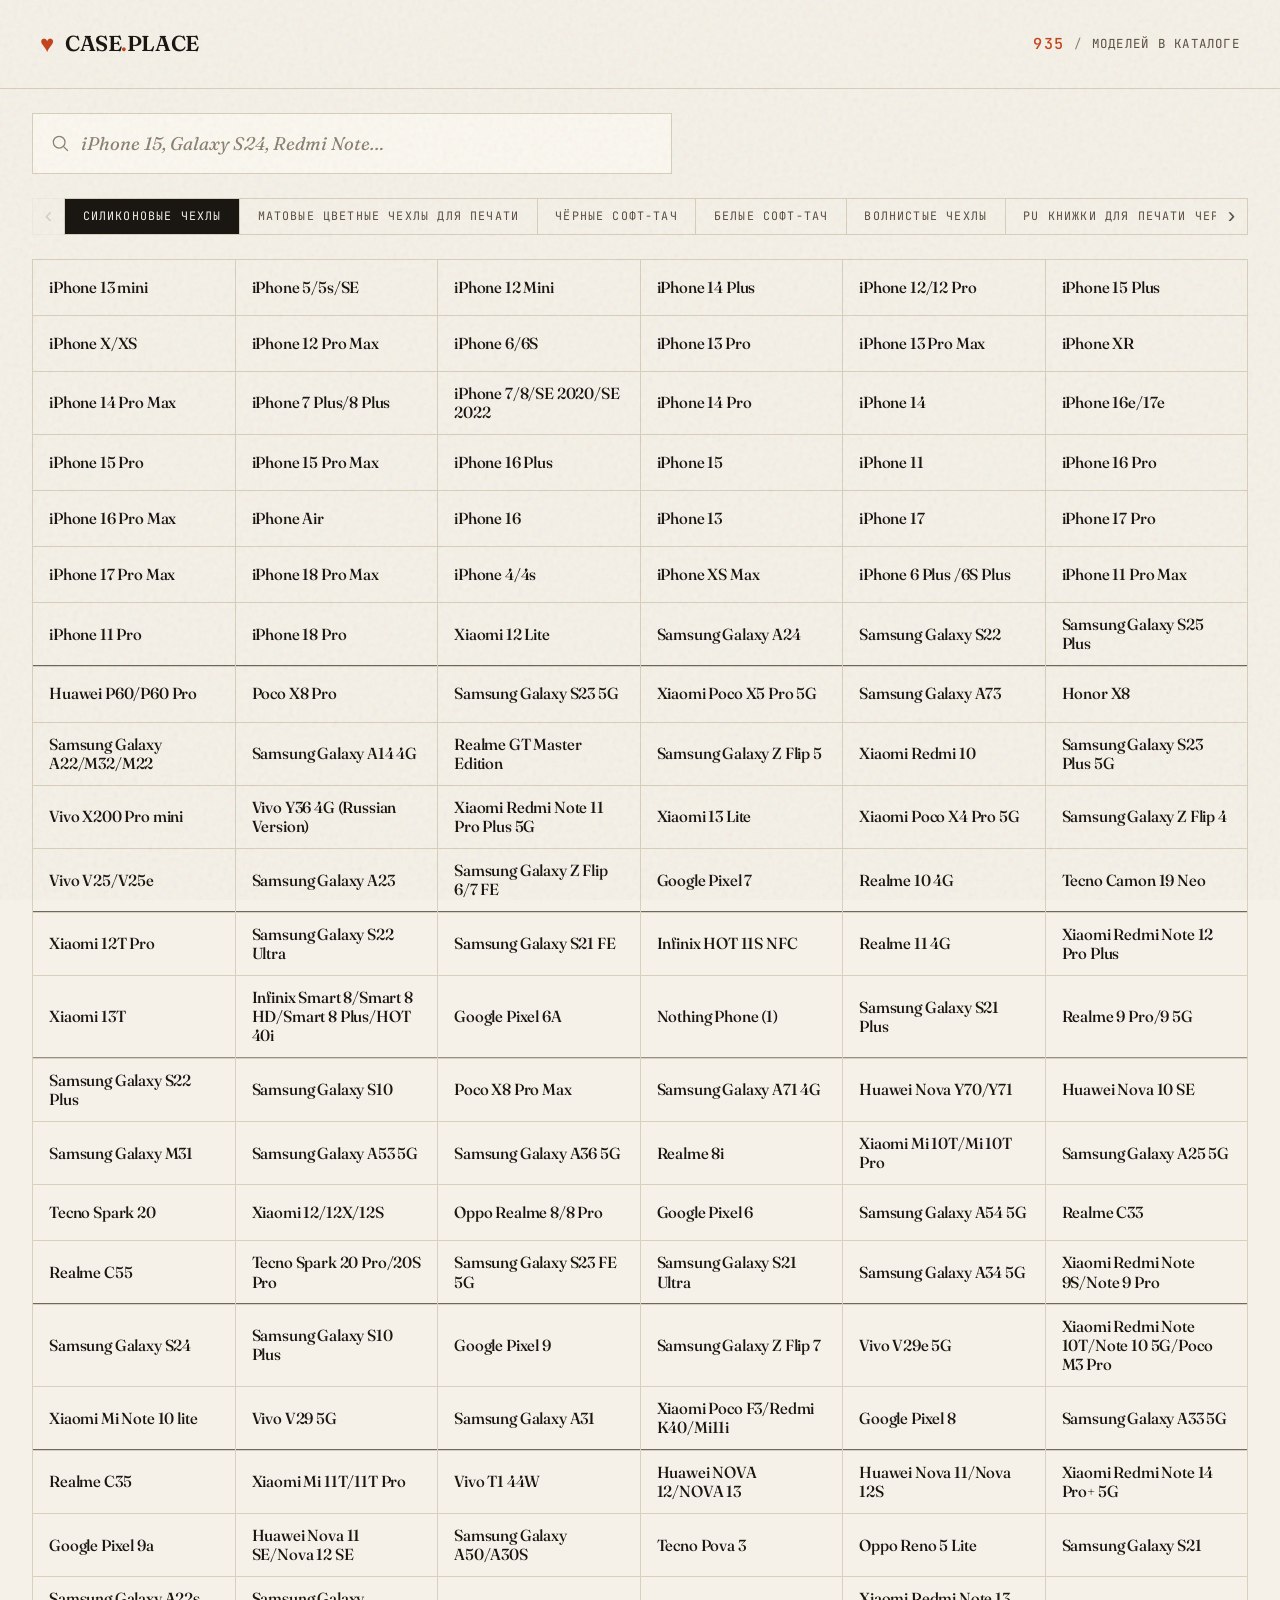
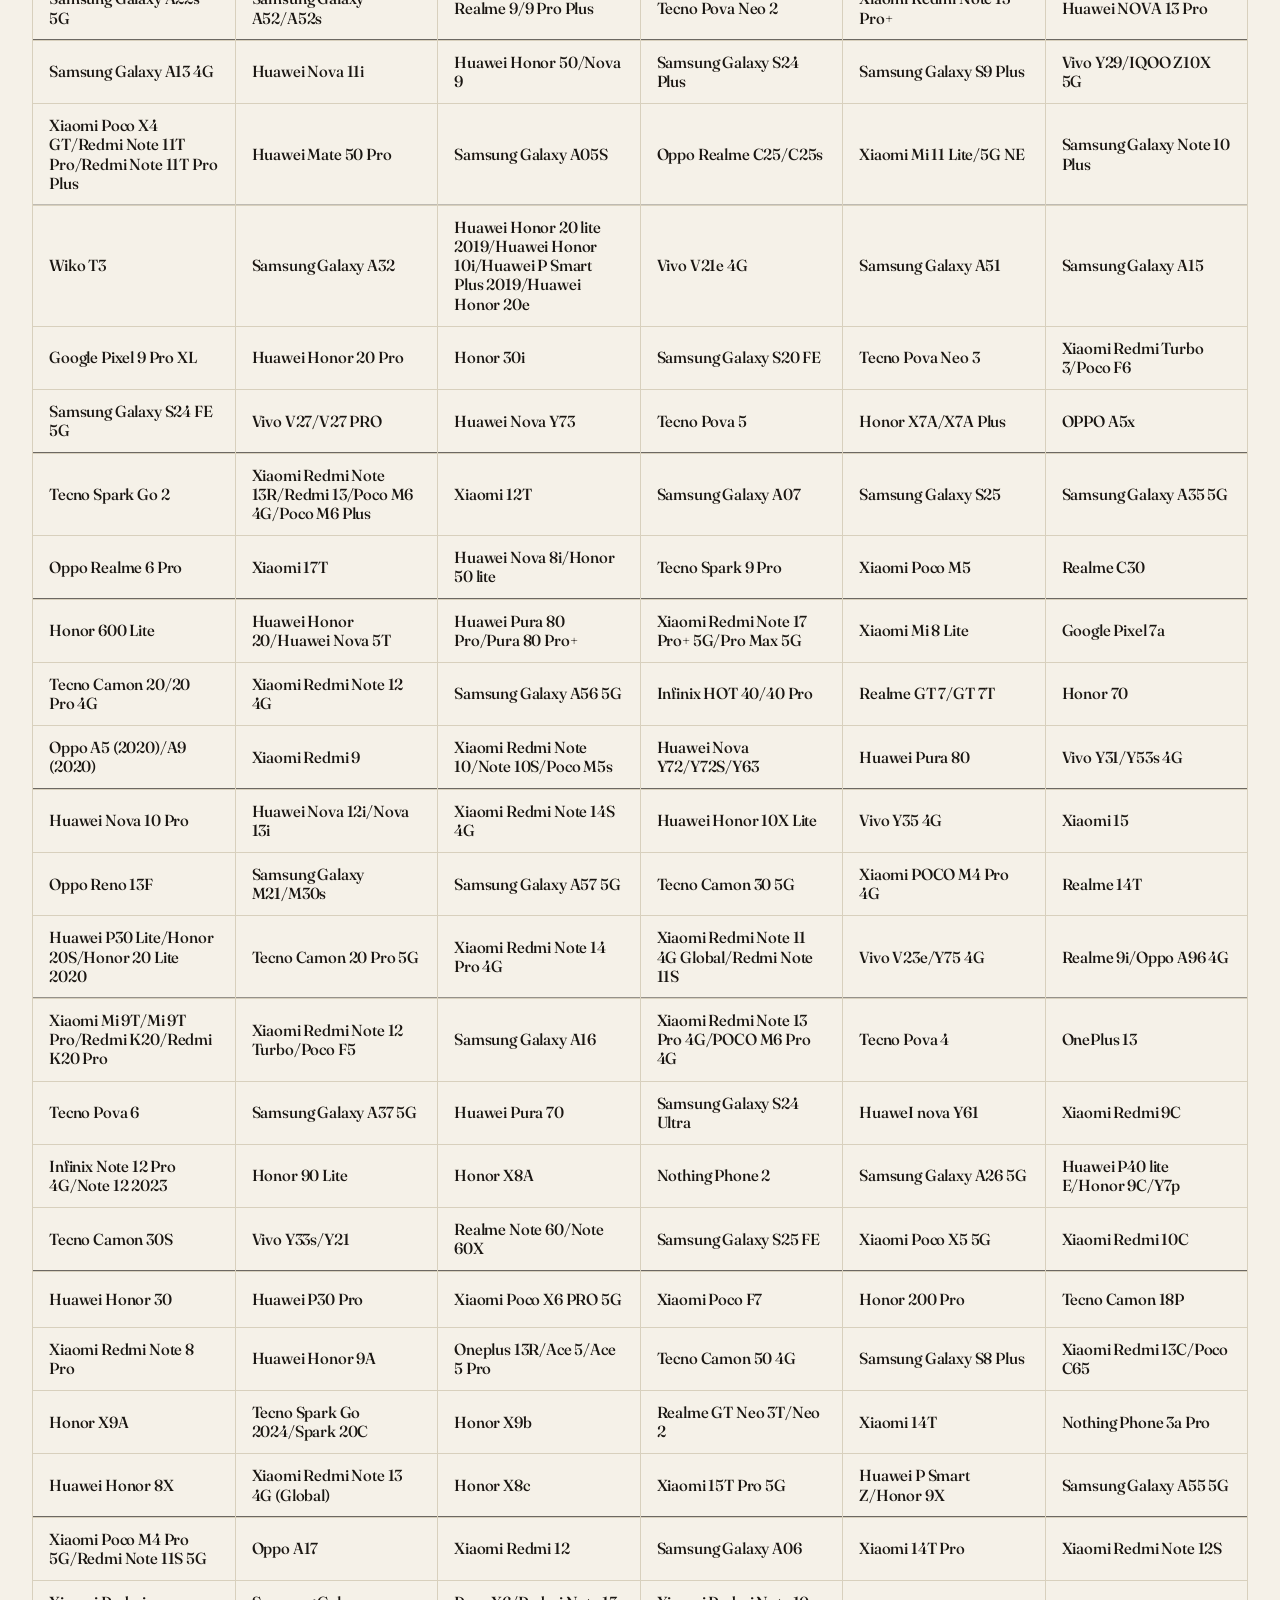
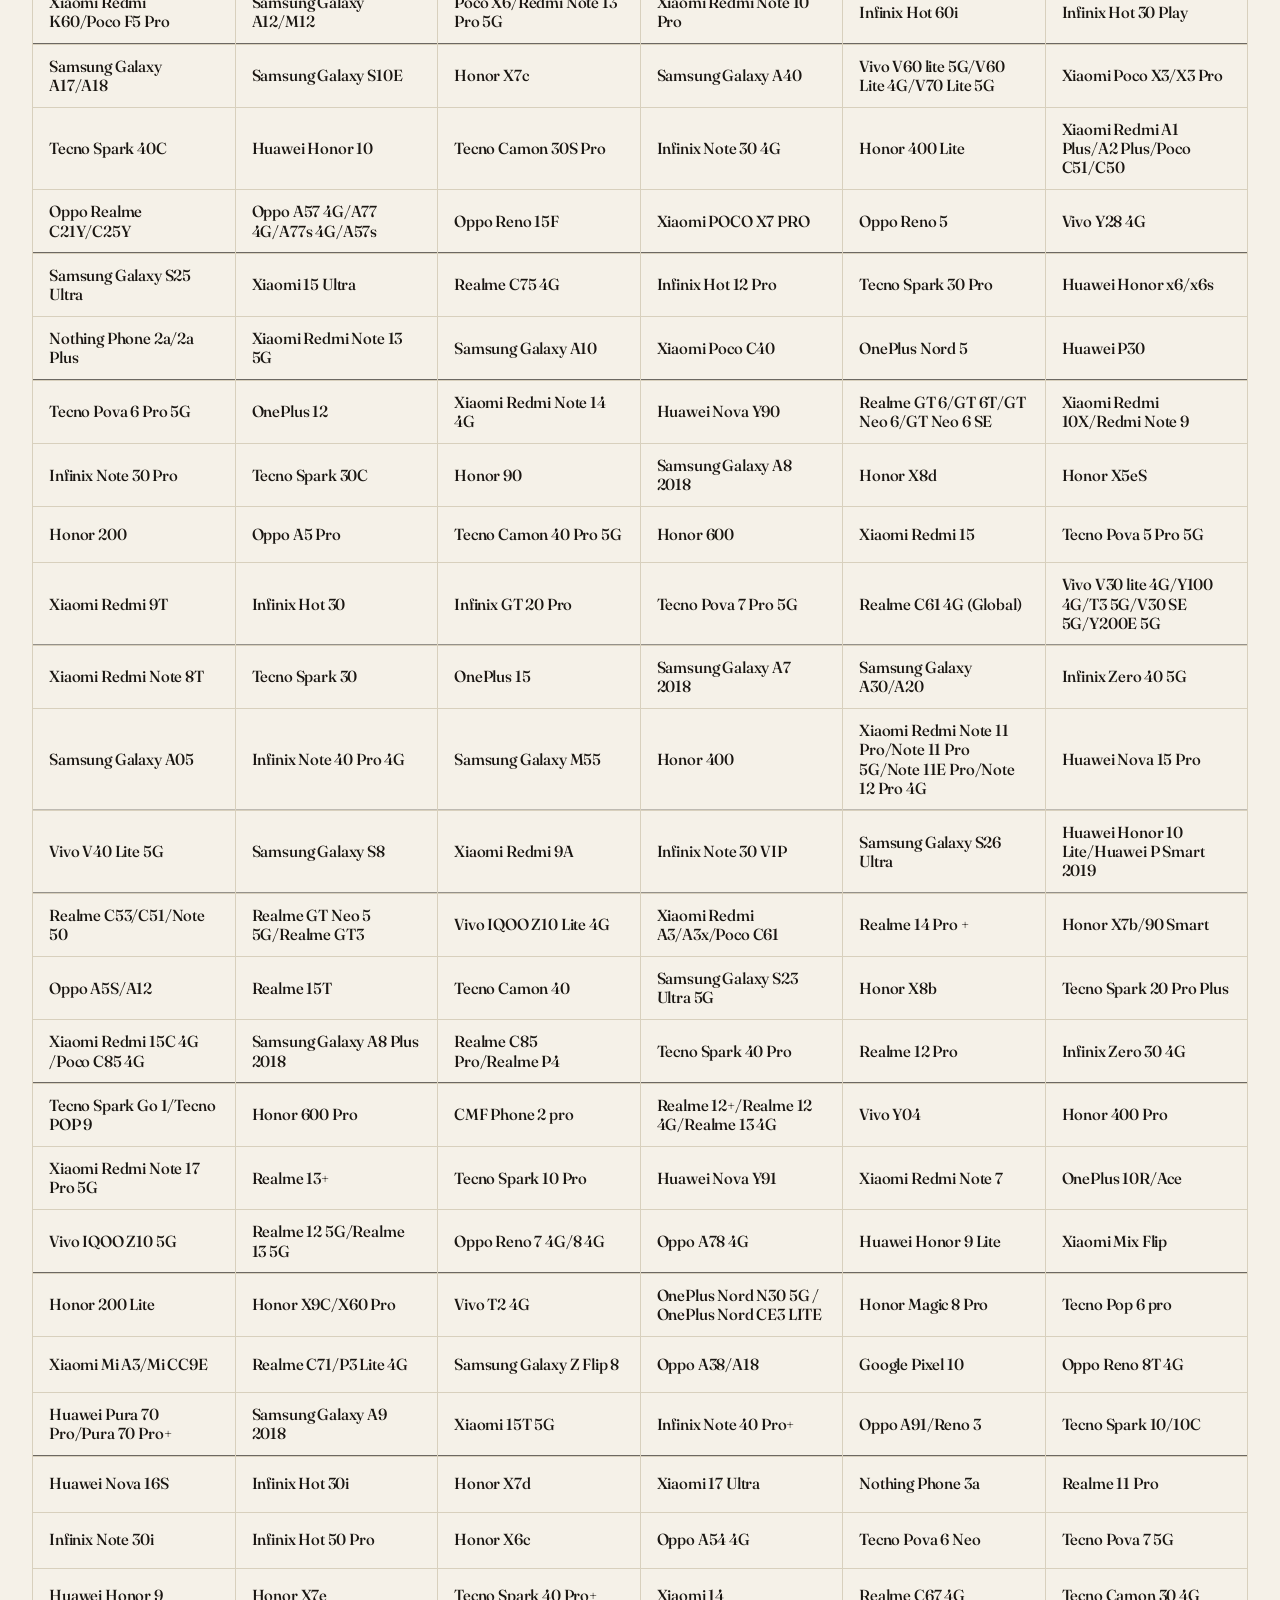
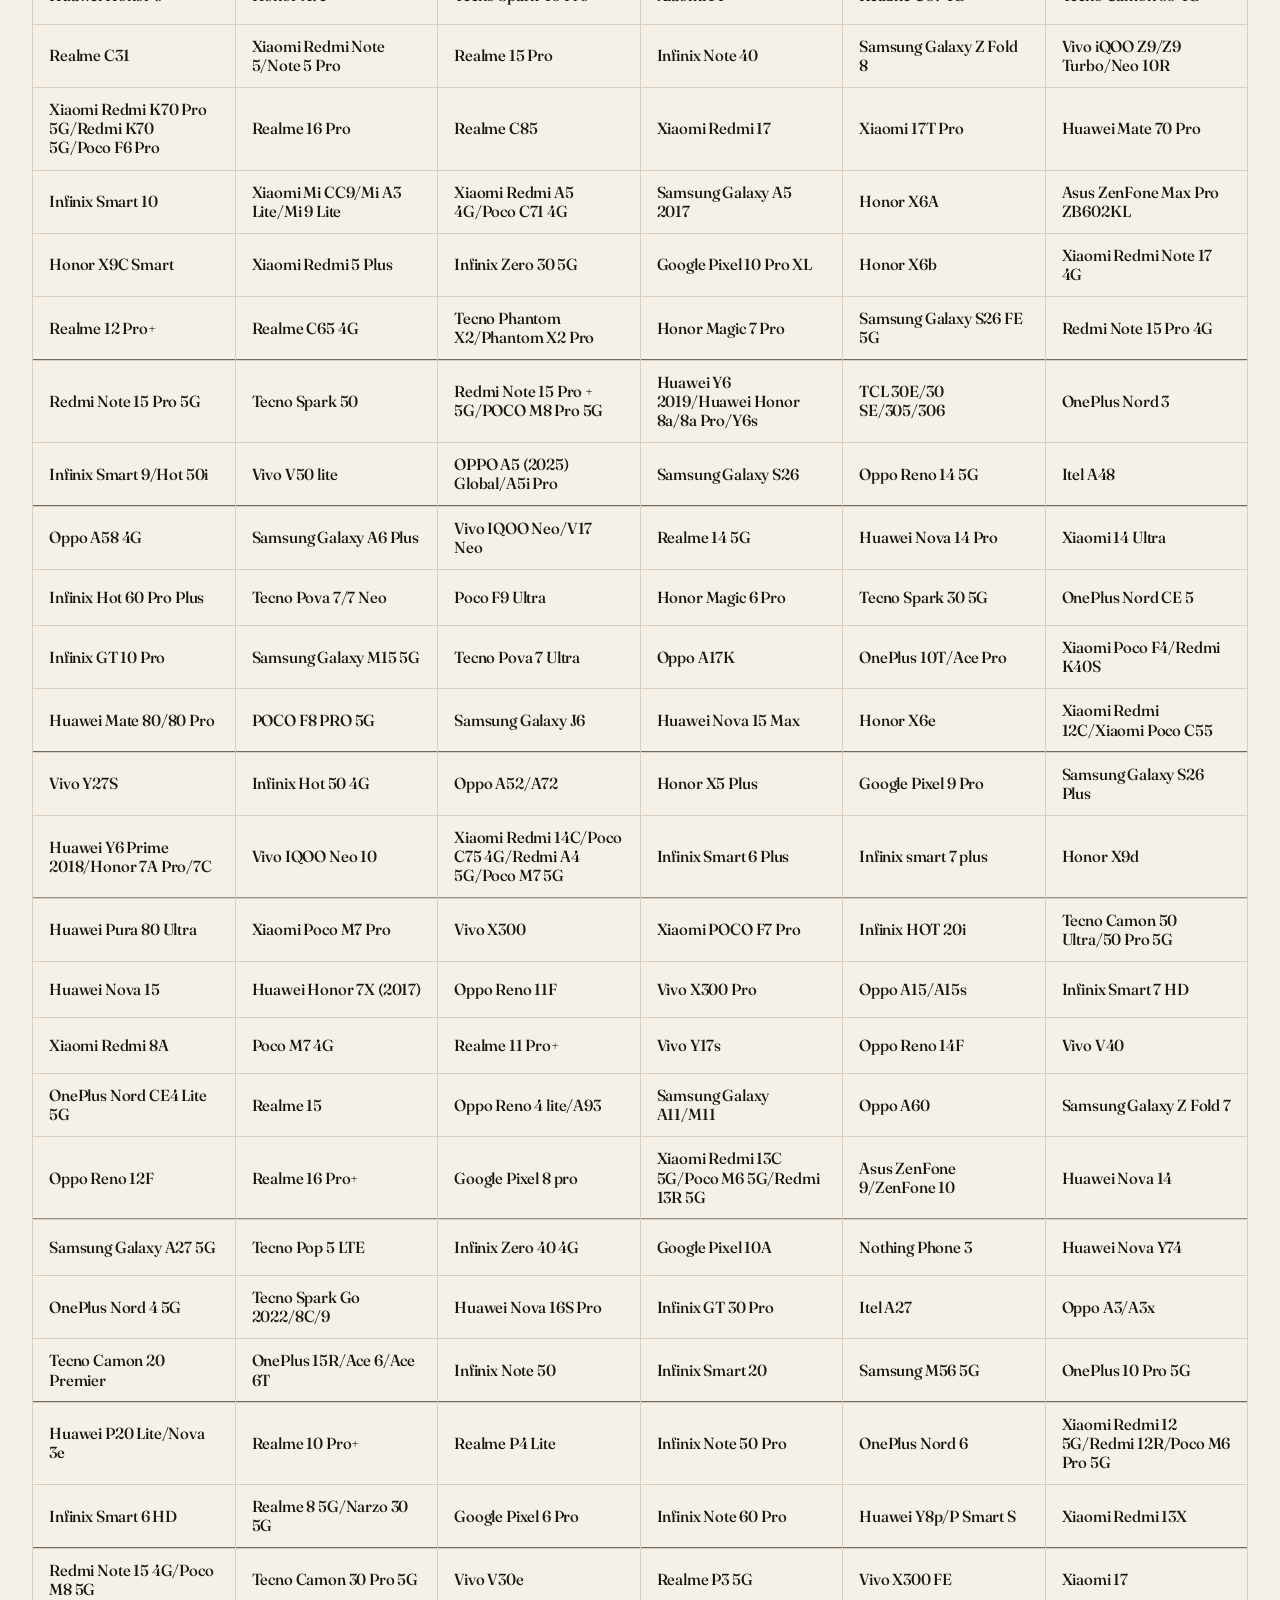
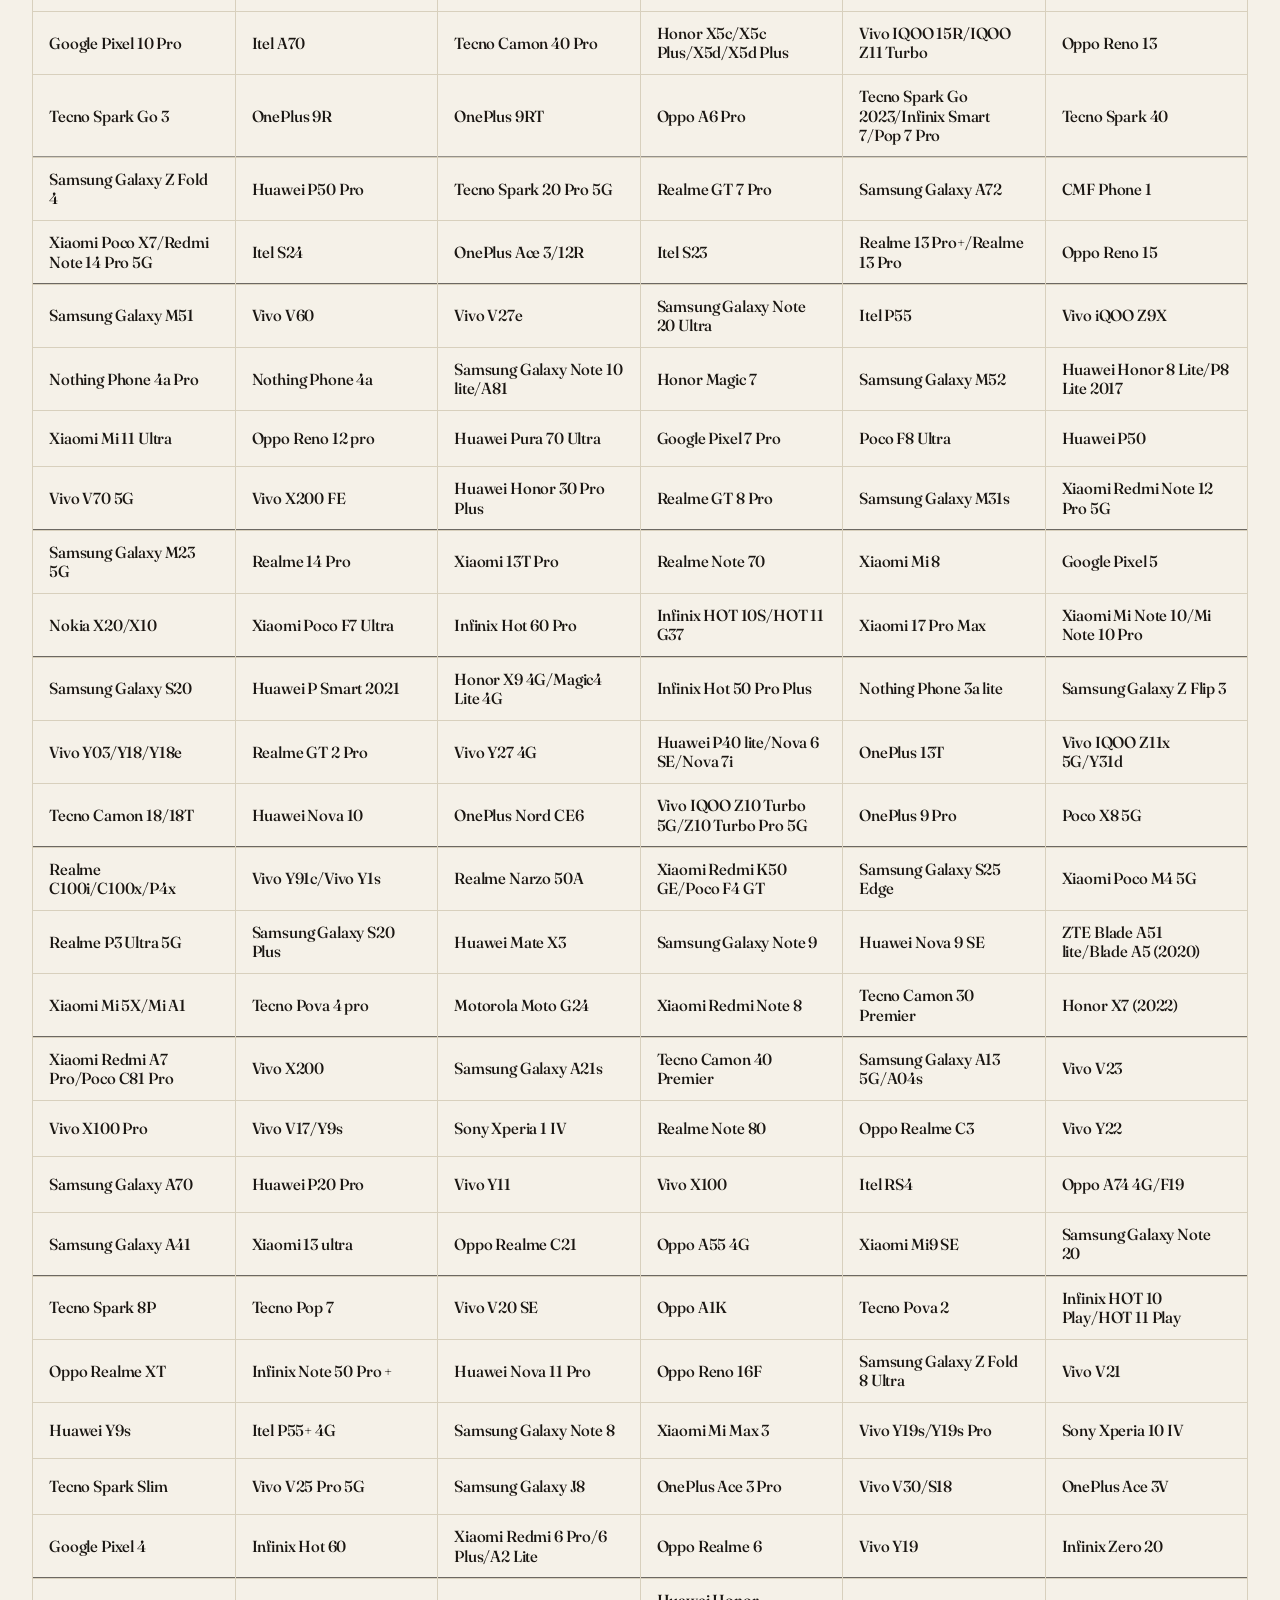
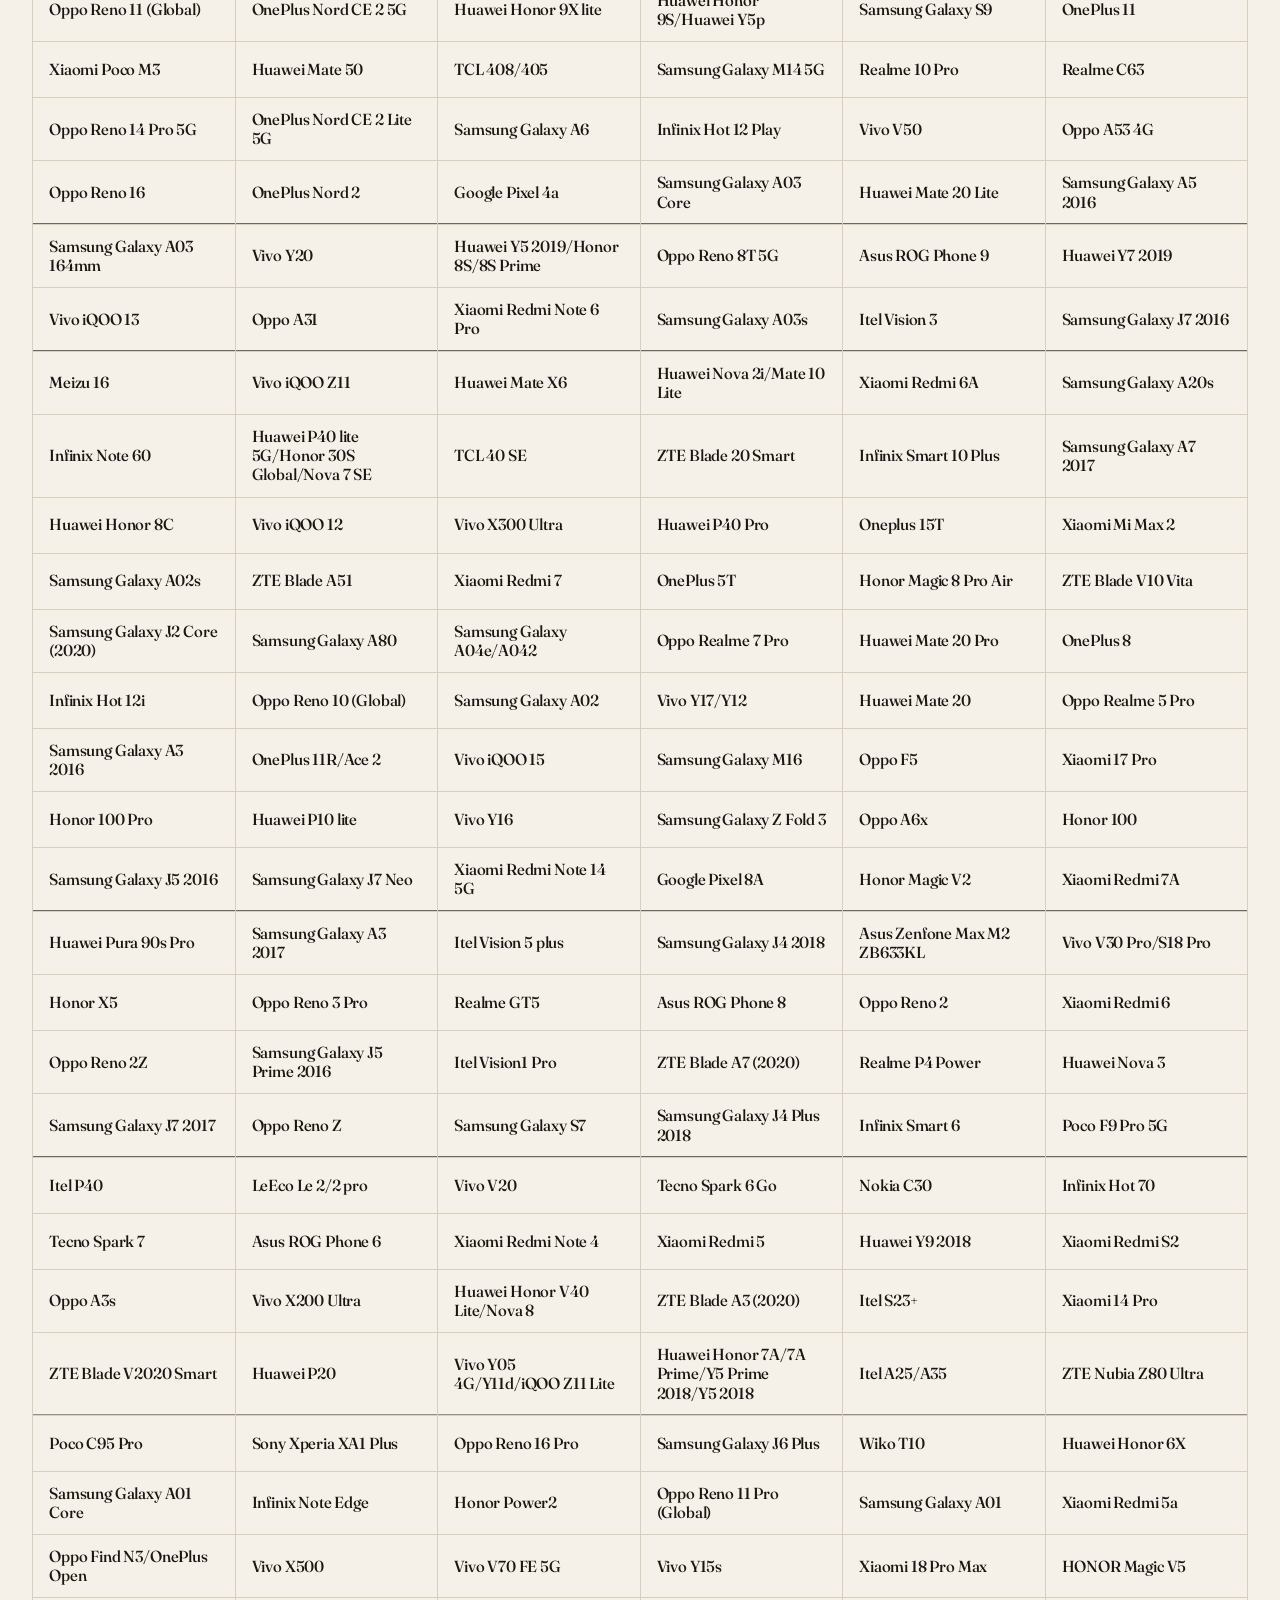
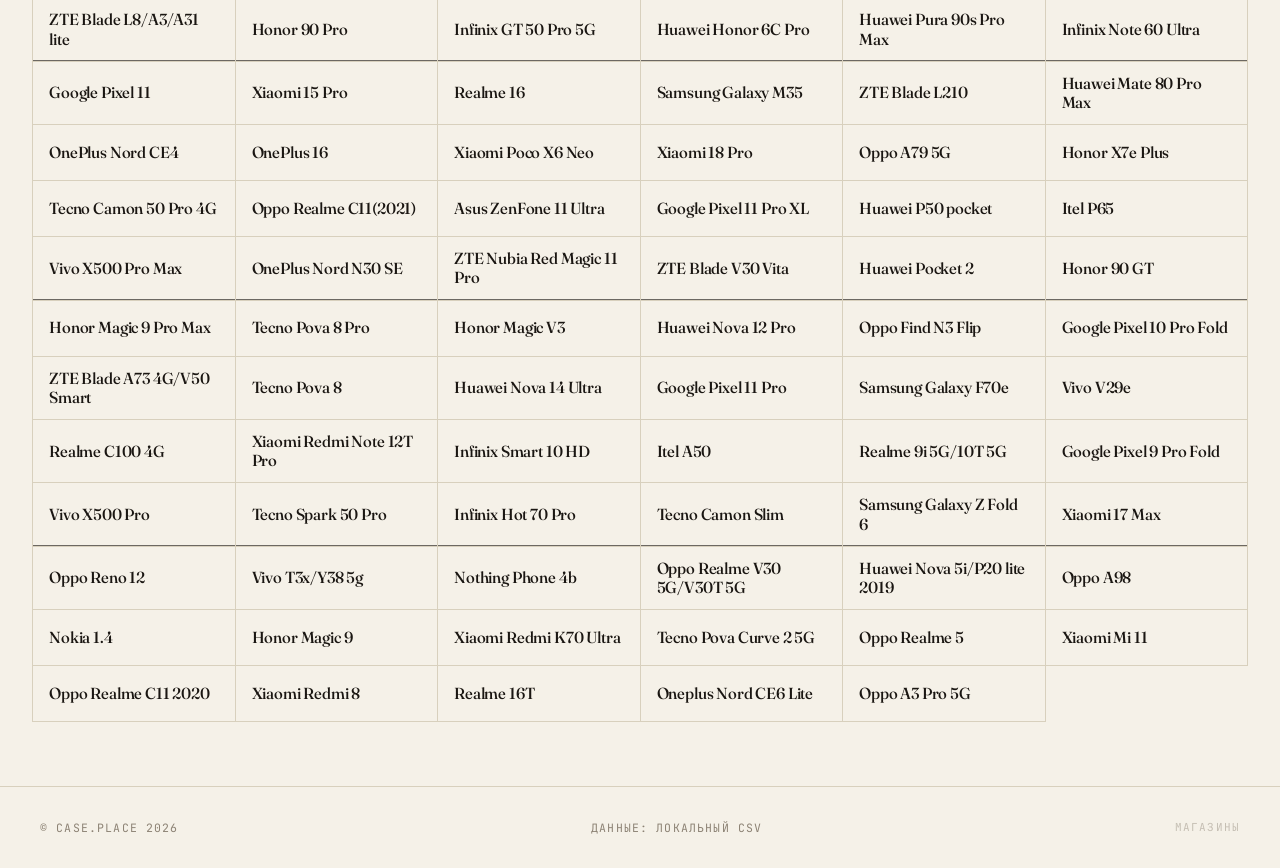
<file: index.html>
<!DOCTYPE html>
<html lang="ru">
<head>
<meta charset="UTF-8" />
<meta name="viewport" content="width=device-width, initial-scale=1.0" />
<title>Каталог моделей — CASE.PLACE</title>
<link rel="preconnect" href="https://fonts.googleapis.com">
<link rel="preconnect" href="https://fonts.gstatic.com" crossorigin>
<link href="https://fonts.googleapis.com/css2?family=Fraunces:ital,opsz,wght@0,9..144,400;0,9..144,600;0,9..144,800;1,9..144,500&family=JetBrains+Mono:wght@400;500&display=swap" rel="stylesheet">
<link rel="stylesheet" href="styles.css" />
</head>
<body>

<div class="noise"></div>

<header class="site-header">
  <div class="brand">
    <span class="brand-mark"><span class="brand-heart">♥</span></span>
    <span class="brand-name">CASE<span class="brand-dot">.</span>PLACE</span>
  </div>
  <nav class="meta-nav">
    <span id="model-count" class="counter">—</span>
    <span class="divider">/</span>
    <span class="label">моделей в каталоге</span>
  </nav>
</header>

<main class="container">

  <section class="search-section">
    <div class="search-wrap">
      <svg class="search-icon" viewBox="0 0 24 24" fill="none" stroke="currentColor" stroke-width="1.5">
        <circle cx="11" cy="11" r="7" />
        <path d="m21 21-4.35-4.35" stroke-linecap="round" />
      </svg>
      <input
        type="text"
        id="search"
        placeholder="iPhone 15, Galaxy S24, Redmi Note…"
        autocomplete="off"
      />
      <button id="clear-search" class="clear-btn" aria-label="Очистить">×</button>
    </div>
  </section>

  <div class="filter-wrap">
    <button class="filter-arrow filter-arrow--left" id="filter-arrow-left" aria-label="Прокрутить влево">&#8249;</button>
    <section class="material-filter" id="material-filter"></section>
    <button class="filter-arrow filter-arrow--right" id="filter-arrow-right" aria-label="Прокрутить вправо">&#8250;</button>
  </div>

  <section class="models" id="models-list">
    <div class="loading">Загрузка каталога…</div>
  </section>

  <section class="empty-state" id="empty-state" hidden>
    <div class="empty-mark">∅</div>
    <p>Ничего не нашлось по этому запросу.</p>
  </section>

</main>

<footer class="site-footer">
  <div class="footer-inner">
    <span>© CASE.PLACE 2026</span>
    <span class="footer-meta" id="data-meta">данные: локальный CSV</span>
  </div>
</footer>

<script src="app.js"></script>
<script src="rank.js"></script>
<script src="data.js"></script>
<script src="shops.js"></script>
</body>
</html>
</file>
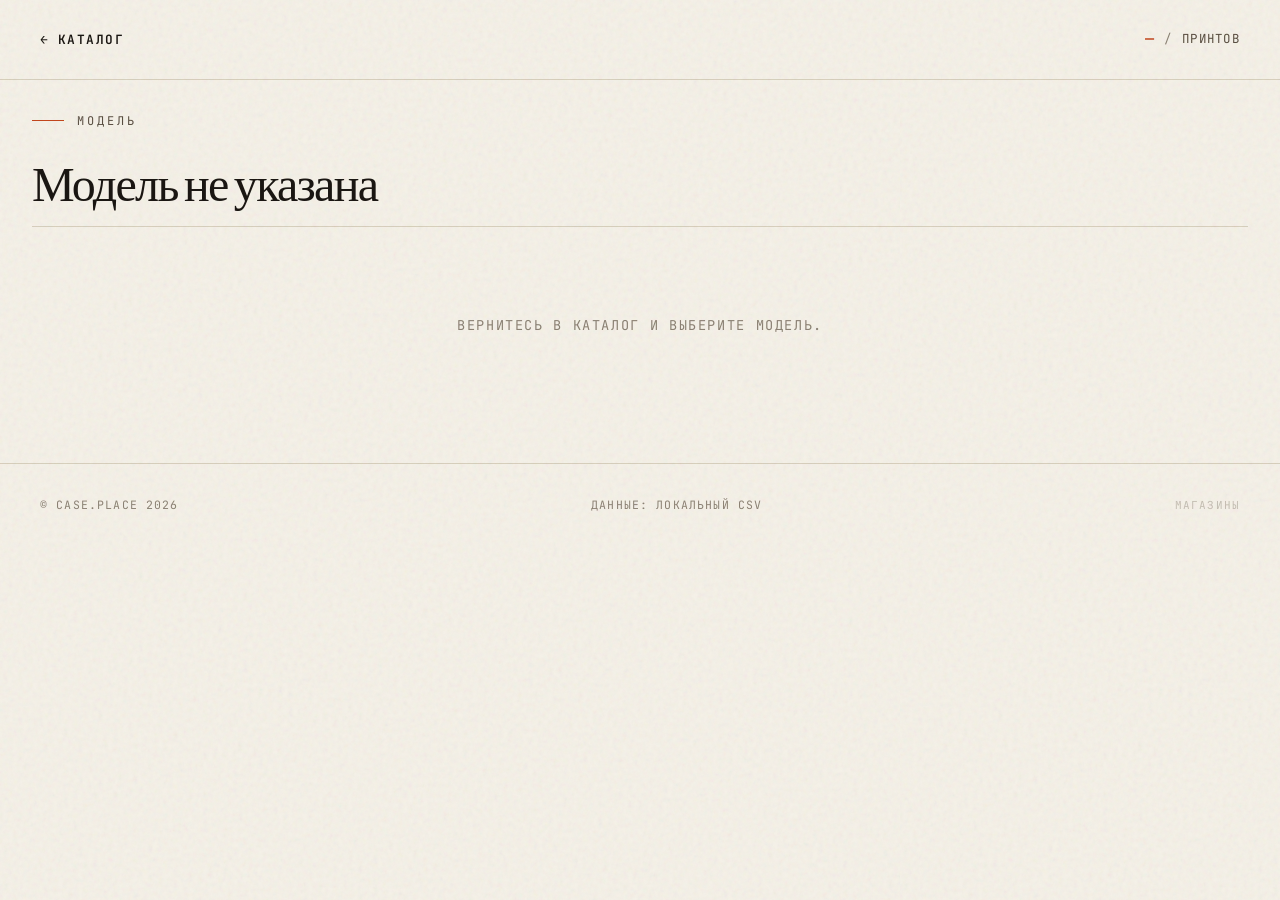
<file: model.html>
<!DOCTYPE html>
<html lang="ru">
<head>
<meta charset="UTF-8" />
<meta name="viewport" content="width=device-width, initial-scale=1.0" />
<title>Модель — CASE.PLACE</title>
<link rel="preconnect" href="https://fonts.googleapis.com">
<link rel="preconnect" href="https://fonts.gstatic.com" crossorigin>
<link href="https://fonts.googleapis.com/css2?family=Fraunces:ital,opsz,wght@0,9..144,400;0,9..144,600;0,9..144,800;1,9..144,500&family=JetBrains+Mono:wght@400;500&display=swap" rel="stylesheet">
<link rel="stylesheet" href="styles.css" />
</head>
<body>

<div class="noise"></div>

<header class="site-header">
  <div class="brand">
    <a href="index.html" class="back-link">
      <span class="back-arrow">←</span>
      <span>каталог</span>
    </a>
  </div>
  <nav class="meta-nav">
    <span id="prints-count" class="counter">—</span>
    <span class="divider">/</span>
    <span class="label">принтов</span>
  </nav>
</header>

<main class="container container--model">

  <section class="model-hero">
    <div class="model-category" id="model-category" hidden></div>
    <div class="eyebrow" id="model-eyebrow">модель</div>
    <h1 class="display display--model" id="model-title">—</h1>
  </section>

  <section class="prints-grid" id="prints-grid">
    <div class="loading">Загрузка принтов…</div>
  </section>

</main>

<footer class="site-footer">
  <div class="footer-inner">
    <span>© CASE.PLACE 2026</span>
    <span class="footer-meta" id="data-meta">данные: локальный CSV</span>
  </div>
</footer>

<script src="app.js"></script>
<script src="rank.js"></script>
<script src="data.js"></script>
<script src="shops.js"></script>
<script src="model.js"></script>
</body>
</html>
</file>
<file: styles.css>
:root {
  --bg: #f5f1e8;
  --bg-alt: #ebe5d4;
  --ink: #1a1612;
  --ink-soft: #5a4f42;
  --ink-mute: #8c8274;
  --accent: #c4461c;
  --accent-soft: #e87c4b;
  --line: #d8d0bd;
  --card: #fbf8f0;
  --ok: #3a6b3a;
  --shadow: 0 1px 0 rgba(26, 22, 18, 0.08), 0 20px 40px -20px rgba(26, 22, 18, 0.15);
}

* { box-sizing: border-box; margin: 0; padding: 0; }

html { scroll-behavior: smooth; }

body {
  font-family: 'Fraunces', Georgia, serif;
  font-optical-sizing: auto;
  font-weight: 400;
  color: var(--ink);
  background: var(--bg);
  min-height: 100vh;
  line-height: 1.5;
  -webkit-font-smoothing: antialiased;
  text-rendering: optimizeLegibility;
  position: relative;
  overflow-x: hidden;
}

/* Noise texture overlay */
.noise {
  position: fixed;
  inset: 0;
  pointer-events: none;
  z-index: 1000;
  opacity: 0.35;
  mix-blend-mode: multiply;
  background-image: url("data:image/svg+xml,%3Csvg viewBox='0 0 200 200' xmlns='http://www.w3.org/2000/svg'%3E%3Cfilter id='n'%3E%3CfeTurbulence type='fractalNoise' baseFrequency='0.9' numOctaves='3' /%3E%3C/filter%3E%3Crect width='100%25' height='100%25' filter='url(%23n)' opacity='0.25' /%3E%3C/svg%3E");
}

/* HEADER */
.site-header {
  display: flex;
  justify-content: space-between;
  align-items: center;
  padding: 1.75rem 2.5rem;
  border-bottom: 1px solid var(--line);
  position: sticky;
  top: 0;
  background: rgba(245, 241, 232, 0.92);
  backdrop-filter: blur(12px);
  z-index: 100;
}

.brand {
  display: flex;
  align-items: center;
  gap: 0.7rem;
  font-family: 'Fraunces', serif;
  font-weight: 600;
  font-size: 1.35rem;
  letter-spacing: -0.02em;
}
.brand-mark {
  color: var(--accent);
  display: inline-flex;
  align-items: center;
  justify-content: center;
  flex-shrink: 0;
}
.brand-heart {
  font-size: 1.5rem;
  line-height: 1;
  display: inline-block;
  animation: spin 6s linear infinite;
}
@keyframes spin { to { transform: rotate(360deg); } }
.brand-dot { color: var(--accent); }

/* Co-brand-лого коллекции. Элементы создаёт collection-brand.js ТОЛЬКО на
   коллекция-сайте; на основном сайте их нет -> правила инертны. Лого — громкое,
   поэтому держим его модест-маркой: тонкий дивайдер + микро-лейбл «коллекция». */
.brand-collection {
  display: inline-flex;
  align-items: center;
  gap: 0.6rem;
  margin-left: 0.9rem;
  padding-left: 0.9rem;
  border-left: 1px solid var(--line);
}
.brand-collection-label {
  font-family: 'JetBrains Mono', monospace;
  font-size: 0.62rem;
  letter-spacing: 0.14em;
  text-transform: uppercase;
  color: var(--ink-soft);
  white-space: nowrap;
}
.brand-collection-logo {
  height: 30px;
  width: auto;
  display: block;
}
@media (max-width: 480px) {
  .brand-collection { margin-left: 0.6rem; padding-left: 0.6rem; gap: 0.45rem; }
  .brand-collection-label { display: none; }
  .brand-collection-logo { height: 24px; }
}

.back-link {
  display: inline-flex;
  align-items: center;
  gap: 0.5rem;
  color: var(--ink);
  text-decoration: none;
  font-family: 'JetBrains Mono', monospace;
  font-size: 0.8rem;
  text-transform: uppercase;
  letter-spacing: 0.12em;
  transition: color 0.2s;
}
.back-link:hover { color: var(--accent); }
.back-link:hover .back-arrow { transform: translateX(-4px); }
.back-arrow { transition: transform 0.25s ease; display: inline-block; }

.meta-nav {
  display: flex;
  align-items: center;
  gap: 0.6rem;
  font-family: 'JetBrains Mono', monospace;
  font-size: 0.78rem;
  color: var(--ink-soft);
  text-transform: uppercase;
  letter-spacing: 0.1em;
}
.counter {
  font-weight: 500;
  color: var(--accent);
  font-size: 0.95rem;
}
.divider { color: var(--ink-mute); }

/* CONTAINER */
.container {
  max-width: 1280px;
  margin: 0 auto;
  padding: 1.5rem 2rem 4rem;
}
.container--model { padding-top: 2rem; }

/* HERO */
.hero {
  margin-bottom: 4rem;
  max-width: 900px;
}
.eyebrow {
  font-family: 'JetBrains Mono', monospace;
  font-size: 0.75rem;
  text-transform: uppercase;
  letter-spacing: 0.25em;
  color: var(--ink-soft);
  margin-bottom: 2rem;
  display: flex;
  align-items: center;
  gap: 0.8rem;
}
.eyebrow::before {
  content: '';
  width: 32px;
  height: 1px;
  background: var(--accent);
}

.display {
  font-family: 'Fraunces', serif;
  font-size: clamp(3.5rem, 9vw, 7.5rem);
  font-weight: 400;
  line-height: 0.92;
  letter-spacing: -0.035em;
  margin-bottom: 1.75rem;
  font-variation-settings: "opsz" 144;
}
.display em {
  font-style: italic;
  font-weight: 500;
  color: var(--accent);
  font-variation-settings: "opsz" 144;
}
.display--model {
  font-size: clamp(1.6rem, 4vw, 3rem);
  margin-bottom: 0;
  word-break: break-word;
}

.lede {
  font-size: 1.2rem;
  color: var(--ink-soft);
  max-width: 540px;
  line-height: 1.55;
}

/* MODEL HERO */
.model-category {
  font-family: 'JetBrains Mono', monospace;
  font-size: 0.68rem;
  text-transform: uppercase;
  letter-spacing: 0.12em;
  color: var(--ink-soft);
  margin-bottom: 0.35rem;
}
.model-hero {
  margin-bottom: 1.5rem;
  padding-bottom: 1.25rem;
  border-bottom: 1px solid var(--line);
}

/* SEARCH */
.search-section {
  margin-bottom: 1.5rem;
}
.search-wrap {
  position: relative;
  max-width: 640px;
  display: flex;
  align-items: center;
}
.search-icon {
  position: absolute;
  left: 1.1rem;
  width: 20px;
  height: 20px;
  color: var(--ink-mute);
  pointer-events: none;
}
#search {
  width: 100%;
  padding: 1.1rem 3rem 1.1rem 3rem;
  font-family: 'Fraunces', serif;
  font-size: 1.15rem;
  background: var(--card);
  border: 1px solid var(--line);
  border-radius: 0;
  color: var(--ink);
  transition: border-color 0.2s, background 0.2s;
  outline: none;
}
#search:focus {
  border-color: var(--accent);
  background: #fff;
}
#search::placeholder {
  color: var(--ink-mute);
  font-style: italic;
}
.clear-btn {
  position: absolute;
  right: 0.7rem;
  width: 32px;
  height: 32px;
  border: none;
  background: transparent;
  font-size: 1.5rem;
  color: var(--ink-mute);
  cursor: pointer;
  opacity: 0;
  transition: opacity 0.2s, color 0.2s;
  line-height: 1;
  font-family: 'Fraunces', serif;
}
.clear-btn.visible { opacity: 1; }
.clear-btn:hover { color: var(--accent); }

/* MATERIAL FILTER TABS */
.filter-wrap {
  position: relative;
  display: flex;
  align-items: stretch;
  margin-bottom: 1.5rem;
}
.filter-arrow {
  flex-shrink: 0;
  width: 2rem;
  background: var(--bg);
  border: 1px solid var(--line);
  color: var(--ink-soft);
  font-size: 1.4rem;
  line-height: 1;
  cursor: pointer;
  transition: background 0.15s, color 0.15s, opacity 0.15s;
  z-index: 1;
  padding: 0;
}
.filter-arrow:hover { background: var(--bg-alt); color: var(--ink); }
.filter-arrow--left  { border-right: none; }
.filter-arrow--right { border-left: none; }
.filter-arrow[disabled] { opacity: 0.2; cursor: default; pointer-events: none; }

.material-filter {
  display: flex;
  flex-wrap: nowrap;
  overflow-x: auto;
  -webkit-overflow-scrolling: touch;
  scrollbar-width: none;
  border-top: 1px solid var(--line);
  border-left: 1px solid var(--line);
}
.material-filter::-webkit-scrollbar { display: none; }
.material-tab {
  font-family: 'JetBrains Mono', monospace;
  font-size: 0.73rem;
  text-transform: uppercase;
  letter-spacing: 0.1em;
  padding: 0.6rem 1.1rem;
  background: transparent;
  border: none;
  border-right: 1px solid var(--line);
  border-bottom: 1px solid var(--line);
  color: var(--ink-soft);
  cursor: pointer;
  transition: background 0.2s, color 0.2s;
  white-space: nowrap;
  flex-shrink: 0;
}
.material-tab:hover { background: var(--bg-alt); color: var(--ink); }
.material-tab.active { background: var(--ink); color: var(--bg); }

/* MODELS LIST */
.models {
  display: grid;
  grid-template-columns: repeat(auto-fill, minmax(200px, 1fr));
  gap: 0;
  border-top: 1px solid var(--line);
  border-left: 1px solid var(--line);
}
.model-card {
  position: relative;
  padding: 0.75rem 1rem;
  text-decoration: none;
  color: var(--ink);
  border-right: 1px solid var(--line);
  border-bottom: 1px solid var(--line);
  background: transparent;
  transition: background 0.25s, color 0.25s;
  overflow: hidden;
  display: flex;
  flex-direction: column;
  justify-content: center;
  min-height: 56px;
  animation: fadeUp 0.5s ease both;
}
.model-card::before {
  content: '';
  position: absolute;
  inset: 0;
  background: var(--ink);
  transform: translateY(100%);
  transition: transform 0.35s cubic-bezier(0.7, 0, 0.3, 1);
  z-index: 0;
}
.model-card:hover::before { transform: translateY(0); }
.model-card:hover { color: var(--bg); }
.model-card:hover .model-num { color: var(--accent-soft); }
.model-card:hover .model-arrow { transform: translate(4px, -4px); opacity: 1; }

.model-card > * { position: relative; z-index: 1; }

.model-name {
  font-family: 'Fraunces', serif;
  font-size: 1rem;
  font-weight: 500;
  line-height: 1.2;
  letter-spacing: -0.01em;
  font-variation-settings: "opsz" 72;
}
.model-arrow {
  position: absolute;
  top: 0.7rem;
  right: 0.7rem;
  font-size: 1rem;
  opacity: 0;
  transform: translate(0, 0);
  transition: transform 0.3s, opacity 0.3s;
  color: var(--accent-soft);
  z-index: 1;
}

@keyframes fadeUp {
  from { opacity: 0; transform: translateY(12px); }
  to { opacity: 1; transform: translateY(0); }
}

/* PRINTS GRID */
.prints-grid {
  display: grid;
  grid-template-columns: repeat(5, 1fr);
  gap: 1rem;
}
.print-card {
  background: var(--card);
  border: 1px solid var(--line);
  padding: 0;
  overflow: hidden;
  display: flex;
  flex-direction: column;
  transition: transform 0.3s, box-shadow 0.3s;
  animation: fadeUp 0.5s ease both;
}
.print-card:hover {
  transform: translateY(-3px);
  box-shadow: var(--shadow);
}

.print-image-wrap {
  aspect-ratio: 3 / 4;
  background: var(--bg-alt);
  position: relative;
  overflow: hidden;
}
.print-image {
  width: 100%;
  height: 100%;
  object-fit: contain;
  display: block;
  transition: transform 0.5s ease;
}
.print-card:hover .print-image { transform: scale(1.03); }

.print-image-fallback {
  position: absolute;
  inset: 0;
  display: none;
  align-items: center;
  justify-content: center;
  flex-direction: column;
  gap: 0.6rem;
  color: var(--ink-mute);
  font-family: 'JetBrains Mono', monospace;
  font-size: 0.75rem;
  letter-spacing: 0.1em;
  text-transform: uppercase;
  text-align: center;
  padding: 1rem;
  background: var(--bg-alt);
}
.print-image-fallback.show { display: flex; }
.print-image-fallback-mark { font-size: 2rem; color: var(--ink-mute); }


.print-actions {
  display: grid;
  grid-template-columns: 1fr 1fr;
}
.btn-mp {
  display: flex;
  align-items: center;
  justify-content: center;
  gap: 0.35rem;
  padding: 0.55rem 0.4rem;
  font-family: 'JetBrains Mono', monospace;
  font-size: 0.78rem;
  font-weight: 500;
  text-transform: uppercase;
  letter-spacing: 0.12em;
  text-decoration: none;
  color: var(--ink);
  background: transparent;
  border: none;
  border-right: 1px solid var(--line);
  cursor: pointer;
  transition: background 0.2s, color 0.2s;
  position: relative;
}
.btn-mp:last-child { border-right: none; }
.btn-mp:hover { background: var(--ink); color: var(--bg); }
.btn-mp .mp-dot {
  width: 6px;
  height: 6px;
  border-radius: 50%;
  display: inline-block;
}
.btn-mp.ozon .mp-dot { background: #005bff; }
.btn-mp.wb .mp-dot { background: #cb11ab; }

.btn-mp.disabled {
  color: var(--ink-mute);
  cursor: not-allowed;
  pointer-events: none;
  background: repeating-linear-gradient(
    45deg,
    transparent,
    transparent 6px,
    rgba(140, 130, 116, 0.08) 6px,
    rgba(140, 130, 116, 0.08) 7px
  );
}
.btn-mp.disabled .mp-dot { background: var(--ink-mute); }

/* LOADING & EMPTY STATES */
.loading {
  grid-column: 1 / -1;
  padding: 4rem 2rem;
  text-align: center;
  color: var(--ink-mute);
  font-family: 'JetBrains Mono', monospace;
  font-size: 0.85rem;
  letter-spacing: 0.12em;
  text-transform: uppercase;
}
.empty-state {
  padding: 5rem 2rem;
  text-align: center;
  color: var(--ink-soft);
}
.empty-mark {
  font-size: 4rem;
  color: var(--accent);
  margin-bottom: 1rem;
  font-family: 'Fraunces', serif;
  font-style: italic;
}

/* FOOTER */
.site-footer {
  border-top: 1px solid var(--line);
  padding: 2rem 2.5rem;
  margin-top: auto;
}
.footer-inner {
  max-width: 1280px;
  margin: 0 auto;
  display: flex;
  justify-content: space-between;
  align-items: center;
  font-family: 'JetBrains Mono', monospace;
  font-size: 0.72rem;
  color: var(--ink-mute);
  letter-spacing: 0.1em;
  text-transform: uppercase;
}

/* SETTINGS BUTTON */
.settings-open-btn {
  background: transparent;
  border: 1px solid var(--line);
  width: 36px;
  height: 36px;
  display: flex;
  align-items: center;
  justify-content: center;
  cursor: pointer;
  color: var(--ink-mute);
  transition: color 0.2s, border-color 0.2s;
  flex-shrink: 0;
}
.settings-open-btn:hover { color: var(--accent); border-color: var(--accent); }

/* SETTINGS MODAL */
.settings-modal {
  display: none;
  position: fixed;
  inset: 0;
  z-index: 500;
  align-items: stretch;
  justify-content: flex-end;
}
.settings-modal.open { display: flex; }

.settings-backdrop {
  position: absolute;
  inset: 0;
  background: rgba(26, 22, 18, 0.45);
  backdrop-filter: blur(4px);
}
.settings-panel {
  position: relative;
  width: 360px;
  background: var(--card);
  border-left: 1px solid var(--line);
  z-index: 1;
  display: flex;
  flex-direction: column;
  max-height: 100vh;
  overflow-y: auto;
  animation: slideInRight 0.22s ease;
}
@keyframes slideInRight {
  from { transform: translateX(100%); }
  to   { transform: translateX(0); }
}

.settings-header {
  display: flex;
  align-items: center;
  justify-content: space-between;
  padding: 1.4rem 1.5rem;
  border-bottom: 1px solid var(--line);
  position: sticky;
  top: 0;
  background: var(--card);
}
.settings-title {
  font-family: 'JetBrains Mono', monospace;
  font-size: 0.75rem;
  text-transform: uppercase;
  letter-spacing: 0.14em;
  color: var(--ink-soft);
}
.settings-close {
  background: none;
  border: none;
  font-size: 1.6rem;
  color: var(--ink-mute);
  cursor: pointer;
  line-height: 1;
  font-family: 'Fraunces', serif;
  padding: 0.2rem 0.4rem;
  transition: color 0.2s;
}
.settings-close:hover { color: var(--accent); }

.settings-body {
  padding: 1.5rem;
  display: flex;
  flex-direction: column;
  gap: 0.9rem;
  flex: 1;
}
.settings-label {
  font-family: 'JetBrains Mono', monospace;
  font-size: 0.7rem;
  text-transform: uppercase;
  letter-spacing: 0.12em;
  color: var(--ink-mute);
}
.settings-input {
  width: 100%;
  padding: 0.9rem 1rem;
  font-family: 'JetBrains Mono', monospace;
  font-size: 0.88rem;
  background: var(--bg);
  border: 1px solid var(--line);
  color: var(--ink);
  outline: none;
  transition: border-color 0.2s;
}
.settings-input:focus { border-color: var(--accent); }

.settings-btn {
  padding: 1rem;
  font-family: 'JetBrains Mono', monospace;
  font-size: 0.8rem;
  text-transform: uppercase;
  letter-spacing: 0.12em;
  background: var(--ink);
  color: var(--bg);
  border: none;
  cursor: pointer;
  transition: background 0.2s;
  min-height: 48px;
}
.settings-btn:hover:not(:disabled) { background: var(--accent); }
.settings-btn:disabled { background: var(--ink-mute); cursor: not-allowed; }
.settings-btn--outline {
  background: transparent;
  color: var(--ink);
  border: 1px solid var(--line);
}
.settings-btn--outline:hover:not(:disabled) { background: var(--bg-alt); border-color: var(--ink); }

.settings-status {
  font-family: 'JetBrains Mono', monospace;
  font-size: 0.74rem;
  letter-spacing: 0.04em;
  min-height: 1.2em;
  line-height: 1.5;
}
.settings-status.ok    { color: var(--ok); }
.settings-status.error { color: var(--accent); }

.settings-hint { margin-top: 0.5rem; }
.settings-clear {
  background: none;
  border: none;
  font-family: 'JetBrains Mono', monospace;
  font-size: 0.7rem;
  color: var(--ink-mute);
  cursor: pointer;
  text-decoration: underline;
  padding: 0;
  letter-spacing: 0.04em;
}
.settings-clear:hover { color: var(--accent); }

/* RESPONSIVE 720px */
@media (max-width: 720px) {
  .site-header { padding: 1rem 1.25rem; gap: 0.75rem; }
  .container { padding: 1.25rem 1.25rem 4rem; }
  .models { grid-template-columns: repeat(2, 1fr); }
  .prints-grid { grid-template-columns: repeat(2, 1fr); gap: 0.75rem; }
  .display { font-size: clamp(2.8rem, 13vw, 4.5rem); }
  .lede { font-size: 1.05rem; }
  .site-footer { padding: 1.5rem 1.25rem; }
  .footer-inner { flex-direction: column; gap: 0.5rem; }
  .meta-nav .label { display: none; }
  .meta-nav .divider { display: none; }
  .filter-wrap { margin-bottom: 1rem; }
  .material-tab { padding: 0.55rem 0.9rem; font-size: 0.68rem; }
}

/* RESPONSIVE 480px */
@media (max-width: 480px) {
  .site-header { padding: 0.85rem 1rem; }
  .brand-name { font-size: 1.1rem; }
  .container { padding: 1rem 1rem 3rem; }
  .hero { margin-bottom: 2.5rem; }
  .display { font-size: clamp(2.4rem, 14vw, 3.5rem); }
  .lede { font-size: 1rem; }
  .search-section { margin-bottom: 0.75rem; }
  #search { font-size: 1rem; padding: 1rem 2.75rem 1rem 2.75rem; }
  .model-card { min-height: 52px; padding: 0.55rem 0.75rem; }
  .model-name { font-size: 0.88rem; }
  .models { grid-template-columns: repeat(2, 1fr); }
  .prints-grid { grid-template-columns: repeat(2, 1fr); }
  .btn-mp { min-height: 48px; font-size: 0.7rem; }
  .print-info { padding: 1rem 1.1rem 0.6rem; }
  .filter-wrap { margin-bottom: 0.75rem; }
  .material-tab { padding: 0.5rem 0.8rem; font-size: 0.65rem; }

  /* Модал снизу на мобильном */
  .settings-modal { align-items: flex-end; justify-content: stretch; }
  .settings-panel {
    width: 100%;
    border-left: none;
    border-top: 1px solid var(--line);
    max-height: 85vh;
    animation: slideInBottom 0.22s ease;
  }
  @keyframes slideInBottom {
    from { transform: translateY(100%); }
    to   { transform: translateY(0); }
  }
}

/* Stagger card animations */
.model-card:nth-child(1) { animation-delay: 0.02s; }
.model-card:nth-child(2) { animation-delay: 0.04s; }
.model-card:nth-child(3) { animation-delay: 0.06s; }
.model-card:nth-child(4) { animation-delay: 0.08s; }
.model-card:nth-child(5) { animation-delay: 0.10s; }
.model-card:nth-child(6) { animation-delay: 0.12s; }
.model-card:nth-child(7) { animation-delay: 0.14s; }
.model-card:nth-child(8) { animation-delay: 0.16s; }
.model-card:nth-child(n+9) { animation-delay: 0.18s; }

.print-card:nth-child(1) { animation-delay: 0.05s; }
.print-card:nth-child(2) { animation-delay: 0.10s; }
.print-card:nth-child(3) { animation-delay: 0.15s; }
.print-card:nth-child(4) { animation-delay: 0.20s; }
.print-card:nth-child(n+5) { animation-delay: 0.25s; }

/* --- Селектор магазинов (не для всех) --- */
.shop-picker { font-size: 11px; opacity: 0.45; }
.shop-picker:hover { opacity: 0.8; }
.shop-picker summary { cursor: pointer; list-style: none; user-select: none; }
.shop-picker summary::-webkit-details-marker { display: none; }
.shop-picker-details[open] summary { margin-bottom: 6px; }
.shop-picker label { display: inline-flex; gap: 4px; align-items: center; margin-right: 10px; }
.shop-picker select { font: inherit; padding: 1px 4px; }
</file>
